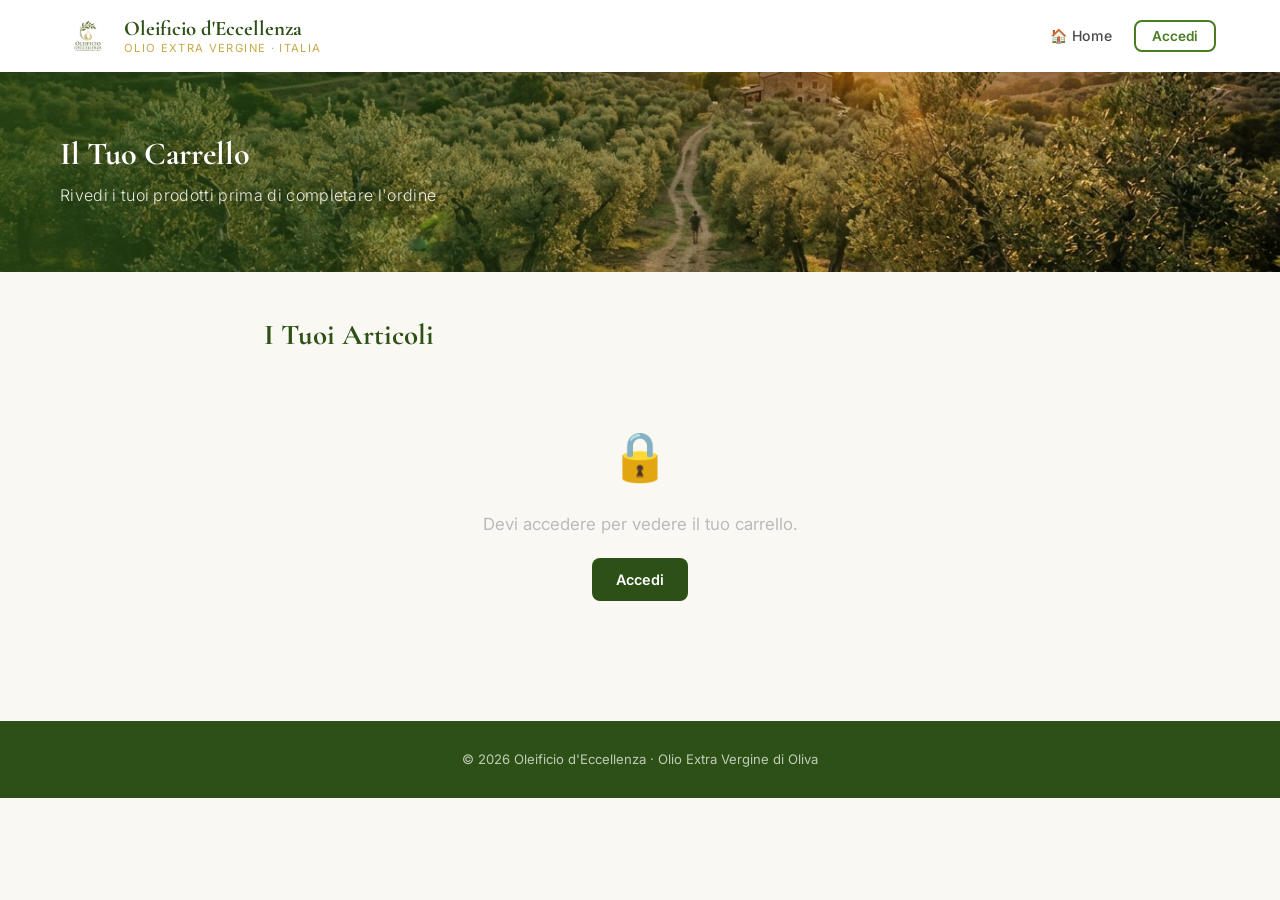
<file: frontend/cart.html>
<!DOCTYPE html>
<html lang="it">
<head>
    <meta charset="UTF-8">
    <meta name="viewport" content="width=device-width, initial-scale=1.0">
    <title>Il tuo carrello – Oleificio d'Eccellenza</title>
    <link rel="preconnect" href="https://fonts.googleapis.com">
    <link href="https://fonts.googleapis.com/css2?family=Cormorant+Garamond:wght@400;600;700&family=Inter:wght@300;400;500;600&display=swap" rel="stylesheet">
    <link rel="stylesheet" href="css/base.css">
    <link rel="stylesheet" href="css/cart.css">
</head>
<body>

    <!-- NAVBAR -->
    <nav class="navbar">
        <div class="navbar-inner">
            <a href="index.html" class="navbar-logo" id="nav-logo">
                <img src="images/logo.jpg" alt="Logo Oleificio d'Eccellenza">
                <div class="navbar-brand">
                    Oleificio d'Eccellenza
                    <span>Olio Extra Vergine · Italia</span>
                </div>
            </a>

            <button class="hamburger" id="hamburger-btn" aria-label="Menu" onclick="toggleMenu()">
                <span></span><span></span><span></span>
            </button>

            <ul class="nav-links" id="nav-links">
                <li><a href="index.html" id="nav-home">🏠 Home</a></li>
                <span id="nav-auth-slot" style="display:contents"></span>
            </ul>
        </div>
    </nav>

    <!-- HERO BANNER (ridotto) -->
    <div class="hero" style="height:200px;">
        <img src="images/banner.jpg" alt="Uliveto italiano al tramonto">
        <div class="hero-overlay">
            <div class="hero-text">
                <h1 style="font-size:2rem;">Il Tuo Carrello</h1>
                <p>Rivedi i tuoi prodotti prima di completare l'ordine</p>
            </div>
        </div>
    </div>

    <ul class="messages" id="flash-messages"></ul>

    <!-- CONTENT -->
    <div class="container" style="max-width:800px;">
        <div class="section-heading">
            <h2 style="font-family:'Cormorant Garamond', serif; font-size:1.8rem; font-weight:700; color:#2d5016;">I Tuoi Articoli</h2>
        </div>

        <div id="cart-content">
            <div class="empty-cart">
                <div class="emoji">🛒</div>
                <p>Caricamento carrello...</p>
            </div>
        </div>
    </div>

    <!-- FOOTER -->
    <footer class="site-footer">
        <p>© 2026 Oleificio d'Eccellenza · Olio Extra Vergine di Oliva</p>
    </footer>

    <script src="js/api.js"></script>
    <script src="js/nav.js"></script>
    <script src="js/cart.js"></script>
</body>
</html>
</file>
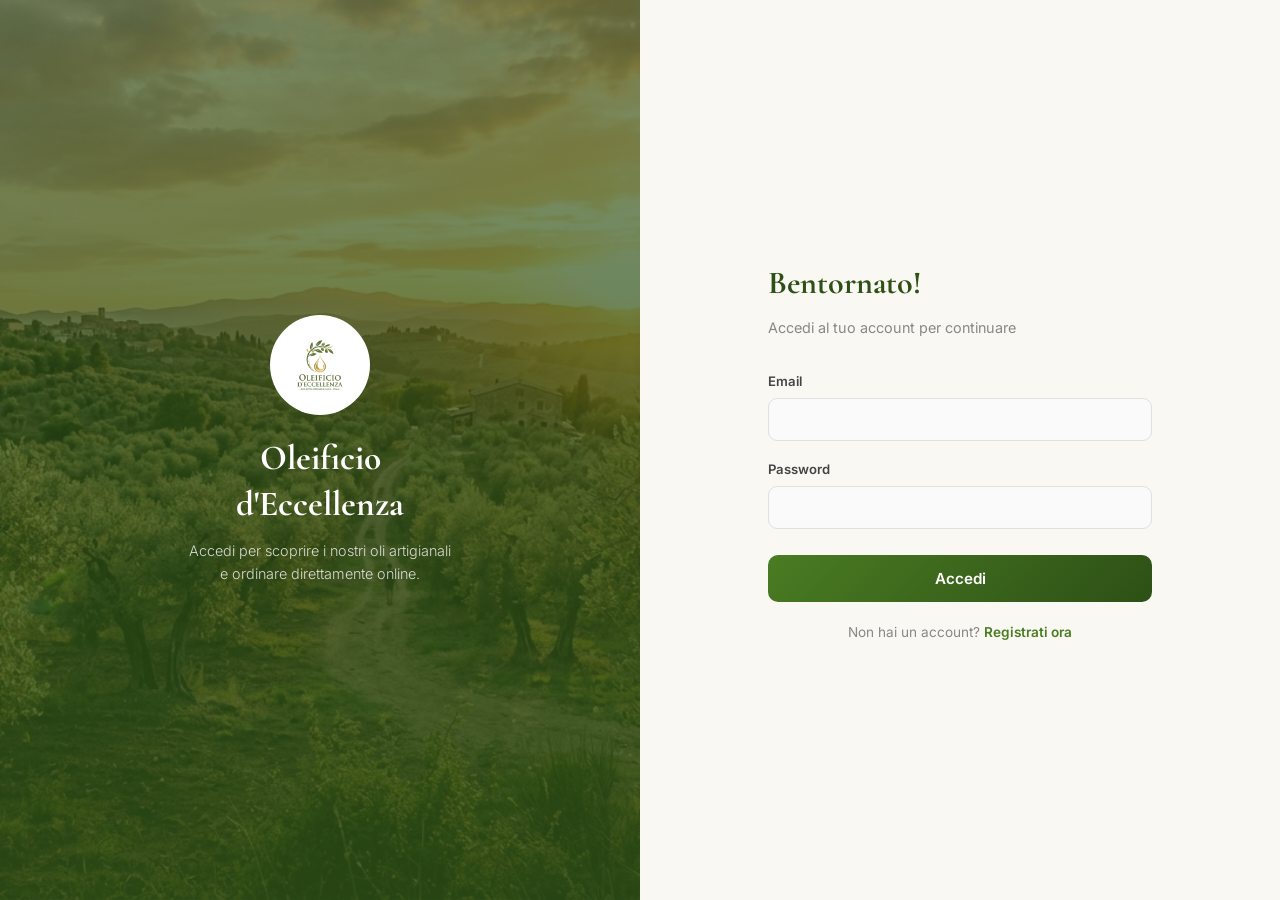
<file: frontend/login.html>
<!DOCTYPE html>
<html lang="it">
<head>
    <meta charset="UTF-8">
    <meta name="viewport" content="width=device-width, initial-scale=1.0">
    <title>Accedi – Oleificio d'Eccellenza</title>
    <link rel="preconnect" href="https://fonts.googleapis.com">
    <link href="https://fonts.googleapis.com/css2?family=Cormorant+Garamond:wght@400;600;700&family=Inter:wght@300;400;500;600&display=swap" rel="stylesheet">
    <link rel="stylesheet" href="css/base.css">
    <link rel="stylesheet" href="css/auth.css">
</head>
<body class="auth-body">

    <!-- LEFT: Banner image -->
    <div class="login-panel-img">
        <img src="images/banner.jpg" alt="Uliveto">
        <div class="login-panel-img-overlay">
            <img class="logo" src="images/logo.jpg" alt="Logo">
            <h1>Oleificio<br>d'Eccellenza</h1>
            <p>Accedi per scoprire i nostri oli artigianali<br>e ordinare direttamente online.</p>
        </div>
    </div>

    <!-- RIGHT: Login form -->
    <div class="login-panel-form">
        <h2>Bentornato!</h2>
        <p class="subtitle">Accedi al tuo account per continuare</p>

        <div class="form-alert" id="login-alert"></div>

        <form id="login-form">
            <div class="form-group">
                <label for="email">Email</label>
                <input type="email" id="email" name="email" autocomplete="username" required>
            </div>
            <div class="form-group">
                <label for="password">Password</label>
                <input type="password" id="password" name="password" autocomplete="current-password" required>
            </div>
            <button type="submit" class="btn-submit" id="btn-login-submit">Accedi</button>
        </form>

        <p class="register-link">
            Non hai un account? <a href="register.html">Registrati ora</a>
        </p>
    </div>

    <script src="js/api.js"></script>
    <script>
        const form = document.getElementById('login-form');
        const alertBox = document.getElementById('login-alert');
        const submitBtn = document.getElementById('btn-login-submit');

        function showAlert(message, type) {
            alertBox.textContent = message;
            alertBox.className = `form-alert show ${type}`;
        }

        form.addEventListener('submit', async (e) => {
            e.preventDefault();
            submitBtn.disabled = true;
            submitBtn.textContent = 'Accesso in corso...';

            const email = document.getElementById('email').value.trim();
            const password = document.getElementById('password').value;

            const body = new URLSearchParams();
            body.set('username', email);
            body.set('password', password);

            try {
                const response = await fetch('/auth/login', { method: 'POST', body });
                const data = await response.json().catch(() => null);
                if (!response.ok) {
                    throw new Error((data && data.detail) || 'Credenziali non valide');
                }
                Auth.setToken(data.access_token);
                localStorage.setItem('user_email', email);
                window.location.href = 'index.html';
            } catch (err) {
                showAlert(err.message, 'error');
                submitBtn.disabled = false;
                submitBtn.textContent = 'Accedi';
            }
        });
    </script>
</body>
</html>
</file>
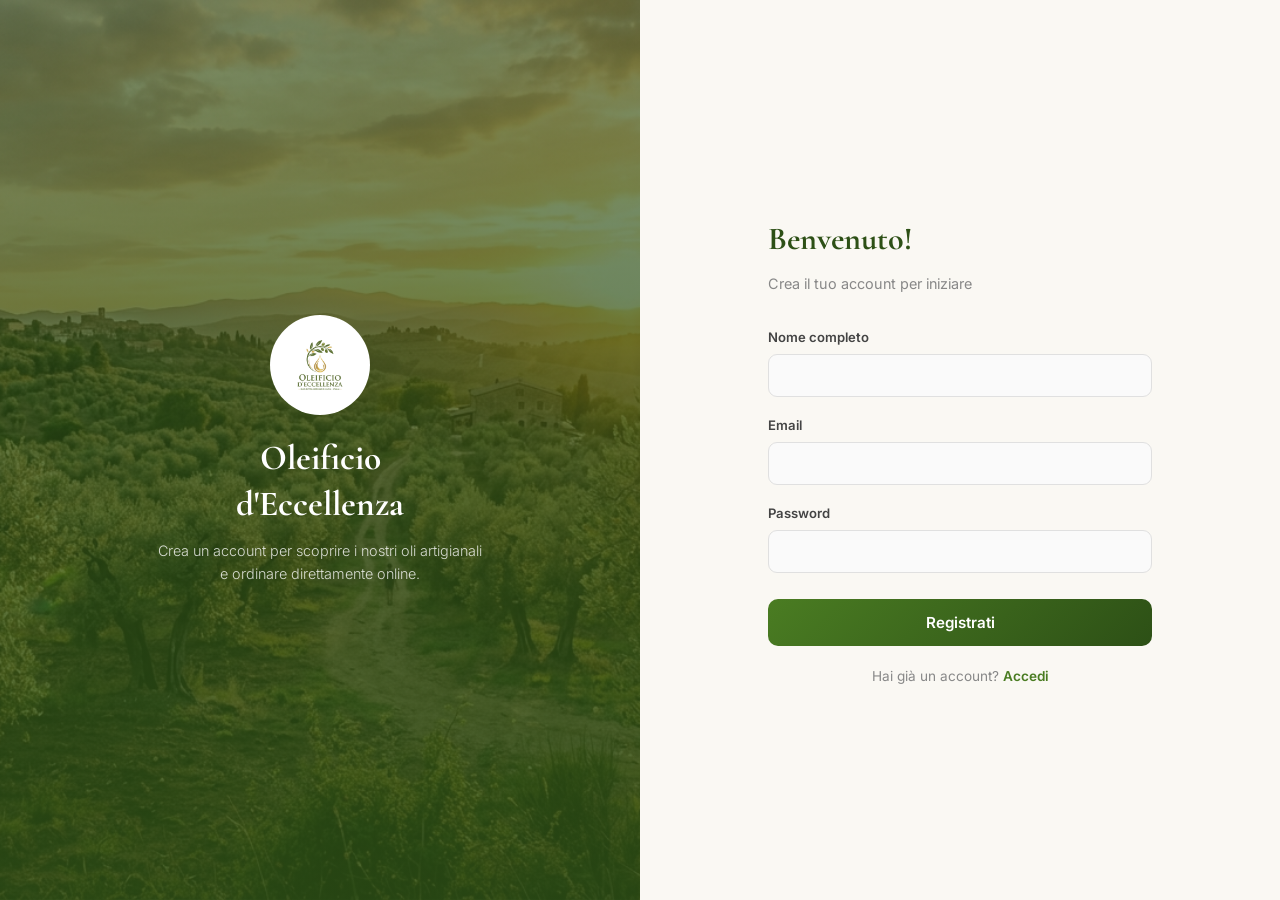
<file: frontend/register.html>
<!DOCTYPE html>
<html lang="it">
<head>
    <meta charset="UTF-8">
    <meta name="viewport" content="width=device-width, initial-scale=1.0">
    <title>Registrati – Oleificio d'Eccellenza</title>
    <link rel="preconnect" href="https://fonts.googleapis.com">
    <link href="https://fonts.googleapis.com/css2?family=Cormorant+Garamond:wght@400;600;700&family=Inter:wght@300;400;500;600&display=swap" rel="stylesheet">
    <link rel="stylesheet" href="css/base.css">
    <link rel="stylesheet" href="css/auth.css">
</head>
<body class="auth-body">

    <!-- LEFT: Banner image -->
    <div class="login-panel-img">
        <img src="images/banner.jpg" alt="Uliveto">
        <div class="login-panel-img-overlay">
            <img class="logo" src="images/logo.jpg" alt="Logo">
            <h1>Oleificio<br>d'Eccellenza</h1>
            <p>Crea un account per scoprire i nostri oli artigianali<br>e ordinare direttamente online.</p>
        </div>
    </div>

    <!-- RIGHT: Register form -->
    <div class="login-panel-form">
        <h2>Benvenuto!</h2>
        <p class="subtitle">Crea il tuo account per iniziare</p>

        <div class="form-alert" id="register-alert"></div>

        <form id="register-form">
            <div class="form-group">
                <label for="full_name">Nome completo</label>
                <input type="text" id="full_name" name="full_name" autocomplete="name">
            </div>
            <div class="form-group">
                <label for="email">Email</label>
                <input type="email" id="email" name="email" autocomplete="username" required>
            </div>
            <div class="form-group">
                <label for="password">Password</label>
                <input type="password" id="password" name="password" autocomplete="new-password" required>
            </div>
            <button type="submit" class="btn-submit" id="btn-register-submit">Registrati</button>
        </form>

        <p class="register-link">
            Hai già un account? <a href="login.html">Accedi</a>
        </p>
    </div>

    <script src="js/api.js"></script>
    <script>
        const form = document.getElementById('register-form');
        const alertBox = document.getElementById('register-alert');
        const submitBtn = document.getElementById('btn-register-submit');

        function showAlert(message, type) {
            alertBox.textContent = message;
            alertBox.className = `form-alert show ${type}`;
        }

        form.addEventListener('submit', async (e) => {
            e.preventDefault();
            submitBtn.disabled = true;
            submitBtn.textContent = 'Registrazione in corso...';

            const payload = {
                email: document.getElementById('email').value.trim(),
                password: document.getElementById('password').value,
                full_name: document.getElementById('full_name').value.trim() || null,
            };

            try {
                await apiJson('/auth/register', {
                    method: 'POST',
                    body: JSON.stringify(payload),
                });
                showAlert('Account creato con successo! Reindirizzamento al login...', 'success');
                setTimeout(() => { window.location.href = 'login.html'; }, 1200);
            } catch (err) {
                showAlert(err.message, 'error');
                submitBtn.disabled = false;
                submitBtn.textContent = 'Registrati';
            }
        });
    </script>
</body>
</html>
</file>
<file: frontend/css/base.css>
*, *::before, *::after { box-sizing: border-box; margin: 0; padding: 0; }

:root {
    --green-dark: #2d5016;
    --green-mid: #4a7c22;
    --green-light: #6da535;
    --gold: #c9a84c;
    --gold-light: #e8c96e;
    --cream: #faf8f3;
    --text-dark: #1a1a1a;
    --text-mid: #4a4a4a;
    --text-light: #888;
    --white: #ffffff;
    --shadow-sm: 0 2px 8px rgba(0,0,0,0.08);
    --shadow-md: 0 4px 20px rgba(0,0,0,0.12);
    --radius: 10px;
}

body {
    font-family: 'Inter', sans-serif;
    background-color: var(--cream);
    color: var(--text-dark);
    line-height: 1.6;
}

/* ── NAVBAR ── */
.navbar {
    background: rgba(255,255,255,0.97);
    backdrop-filter: blur(10px);
    box-shadow: var(--shadow-sm);
    position: sticky;
    top: 0;
    z-index: 100;
}

.navbar-inner {
    max-width: 1200px;
    margin: 0 auto;
    padding: 0 24px;
    display: flex;
    align-items: center;
    justify-content: space-between;
    height: 72px;
    gap: 16px;
}

.navbar-logo {
    display: flex;
    align-items: center;
    gap: 12px;
    text-decoration: none;
}

.navbar-logo img {
    height: 48px;
    width: auto;
    border-radius: 50%;
}

.navbar-brand {
    font-family: 'Cormorant Garamond', serif;
    font-size: 1.3rem;
    font-weight: 700;
    color: var(--green-dark);
    line-height: 1.2;
}

.navbar-brand span {
    display: block;
    font-size: 0.7rem;
    font-family: 'Inter', sans-serif;
    font-weight: 400;
    color: var(--gold);
    letter-spacing: 0.12em;
    text-transform: uppercase;
}

.nav-links {
    display: flex;
    align-items: center;
    gap: 8px;
    list-style: none;
}

.nav-links a {
    text-decoration: none;
    color: var(--text-mid);
    font-size: 0.88rem;
    font-weight: 500;
    padding: 8px 14px;
    border-radius: 8px;
    transition: all 0.2s;
}

.nav-links a:hover {
    background: var(--cream);
    color: var(--green-dark);
}

.btn-cart {
    display: flex;
    align-items: center;
    gap: 6px;
    background: var(--gold);
    color: var(--white) !important;
    padding: 8px 16px;
    border-radius: 8px;
    text-decoration: none;
    font-size: 0.85rem;
    font-weight: 600;
    transition: all 0.2s;
    position: relative;
}

.btn-cart:hover {
    background: var(--gold-light);
    color: var(--text-dark) !important;
    transform: translateY(-1px);
    box-shadow: 0 4px 12px rgba(201,168,76,0.4);
}

.btn-cart svg { width: 18px; height: 18px; }

.btn-login {
    background: transparent;
    border: 2px solid var(--green-mid);
    color: var(--green-mid) !important;
    padding: 6px 16px !important;
    border-radius: 8px !important;
    font-weight: 600 !important;
    font-size: 0.85rem !important;
    transition: all 0.2s !important;
}

.btn-login:hover {
    background: var(--green-mid) !important;
    color: white !important;
}

.btn-logout {
    background: transparent;
    border: none;
    color: var(--text-light);
    font-size: 0.8rem;
    cursor: pointer;
    padding: 4px 8px;
    border-radius: 6px;
    transition: all 0.2s;
    font-family: 'Inter', sans-serif;
}

.btn-logout:hover { color: #c0392b; background: #fdf0ee; }

.user-welcome {
    font-size: 0.8rem;
    color: var(--text-light);
    padding: 0 4px;
}

/* ── HAMBURGER ── */
.hamburger {
    display: none;
    flex-direction: column;
    gap: 5px;
    cursor: pointer;
    padding: 8px;
    border: none;
    background: none;
    border-radius: 6px;
}

.hamburger span {
    display: block;
    width: 24px;
    height: 2px;
    background: var(--green-dark);
    border-radius: 2px;
    transition: all 0.3s;
}

/* ── HERO BANNER ── */
.hero {
    position: relative;
    height: 360px;
    overflow: hidden;
}

.hero img {
    width: 100%;
    height: 100%;
    object-fit: cover;
    object-position: center 60%;
}

.hero-overlay {
    position: absolute;
    inset: 0;
    background: linear-gradient(to right, rgba(45,80,22,0.75) 0%, rgba(45,80,22,0.2) 60%, transparent 100%);
    display: flex;
    align-items: center;
    padding: 0 60px;
}

.hero-text h1 {
    font-family: 'Cormorant Garamond', serif;
    font-size: clamp(2rem, 5vw, 3.2rem);
    font-weight: 700;
    color: white;
    line-height: 1.2;
    text-shadow: 0 2px 10px rgba(0,0,0,0.3);
}

.hero-text p {
    color: rgba(255,255,255,0.88);
    font-size: 1rem;
    margin-top: 10px;
    font-weight: 300;
    letter-spacing: 0.02em;
}

.hero-badge {
    display: inline-block;
    margin-top: 16px;
    background: var(--gold);
    color: white;
    font-size: 0.75rem;
    font-weight: 600;
    letter-spacing: 0.1em;
    text-transform: uppercase;
    padding: 6px 16px;
    border-radius: 20px;
}

/* ── MAIN CONTENT ── */
.container {
    max-width: 1200px;
    margin: 40px auto;
    padding: 0 24px;
}

/* ── FOOTER ── */
.site-footer {
    background: var(--green-dark);
    color: rgba(255,255,255,0.7);
    text-align: center;
    padding: 28px 24px;
    font-size: 0.82rem;
    margin-top: 60px;
}

.site-footer a { color: var(--gold-light); text-decoration: none; }

/* ── MESSAGES ── */
.messages {
    max-width: 1200px;
    margin: 16px auto 0;
    padding: 0 24px;
    list-style: none;
}

.messages li {
    padding: 12px 16px;
    border-radius: var(--radius);
    margin-bottom: 8px;
    font-size: 0.9rem;
    font-weight: 500;
}

.messages .success { background: #e8f5e9; color: #2e7d32; border-left: 4px solid #4caf50; }
.messages .error   { background: #ffebee; color: #c62828; border-left: 4px solid #ef5350; }
.messages .warning { background: #fff8e1; color: #e65100; border-left: 4px solid #ffa726; }
.messages .info    { background: #e3f2fd; color: #1565c0; border-left: 4px solid #42a5f5; }

/* ── RESPONSIVE ── */
@media (max-width: 768px) {
    .navbar-brand { display: none; }

    .nav-links {
        display: none;
        flex-direction: column;
        align-items: stretch;
        position: absolute;
        top: 72px;
        left: 0;
        right: 0;
        background: white;
        padding: 12px 16px 20px;
        box-shadow: var(--shadow-md);
        gap: 4px;
    }

    .nav-links.open { display: flex; }
    .nav-links a { padding: 12px 16px; border-radius: 8px; font-size: 1rem; }

    .hamburger { display: flex; }

    .hero { height: 240px; }
    .hero-overlay { padding: 0 24px; }

    .container { margin: 24px auto; }
}

@media (max-width: 480px) {
    .hero { height: 200px; }
    .hero-text h1 { font-size: 1.6rem; }
}
</file>
<file: frontend/css/cart.css>
.cart-list {
    background: white;
    border-radius: 14px;
    box-shadow: 0 2px 12px rgba(0,0,0,0.07);
    overflow: hidden;
    margin-bottom: 28px;
}

.cart-item {
    display: flex;
    align-items: center;
    gap: 18px;
    padding: 18px 24px;
    border-bottom: 1px solid #f0f0f0;
}

.cart-item:last-child { border-bottom: none; }

.cart-item-icon {
    width: 56px;
    height: 56px;
    border-radius: 10px;
    background: linear-gradient(135deg, #e8f5e9 0%, #c8e6c9 100%);
    display: flex;
    align-items: center;
    justify-content: center;
    font-size: 1.8rem;
    flex-shrink: 0;
}

.cart-item-info { flex: 1; min-width: 0; }

.cart-item-info h4 {
    font-family: 'Cormorant Garamond', serif;
    font-size: 1.15rem;
    font-weight: 700;
    color: #2d5016;
    margin-bottom: 4px;
}

.cart-item-info p {
    font-size: 0.82rem;
    color: #888;
}

.cart-item-qty {
    background: #f5f5f5;
    color: #444;
    font-size: 0.82rem;
    font-weight: 600;
    padding: 4px 12px;
    border-radius: 20px;
    flex-shrink: 0;
}

.cart-item-price {
    font-size: 1.1rem;
    font-weight: 700;
    color: #2d5016;
    flex-shrink: 0;
    min-width: 80px;
    text-align: right;
}

.cart-summary {
    background: white;
    border-radius: 14px;
    box-shadow: 0 2px 12px rgba(0,0,0,0.07);
    padding: 24px;
}

.cart-summary-row {
    display: flex;
    justify-content: space-between;
    font-size: 0.95rem;
    color: #555;
    padding: 8px 0;
}

.cart-summary-row.total {
    border-top: 1.5px solid #f0f0f0;
    margin-top: 8px;
    padding-top: 16px;
    font-size: 1.3rem;
    font-weight: 700;
    color: #2d5016;
}

.btn-checkout {
    width: 100%;
    background: linear-gradient(135deg, #4a7c22, #2d5016);
    color: white;
    border: none;
    border-radius: 10px;
    padding: 15px;
    font-size: 0.95rem;
    font-weight: 600;
    cursor: pointer;
    font-family: 'Inter', sans-serif;
    margin-top: 18px;
    transition: opacity 0.2s, transform 0.15s;
}

.btn-checkout:hover { opacity: 0.92; transform: translateY(-1px); }
.btn-checkout:disabled { opacity: 0.5; cursor: not-allowed; transform: none; }

.empty-cart {
    text-align: center;
    padding: 60px 20px;
    color: #bbb;
}

.empty-cart .emoji { font-size: 3rem; margin-bottom: 16px; }
.empty-cart p { font-size: 1.05rem; margin-bottom: 20px; }

.empty-cart a {
    display: inline-block;
    background: #2d5016;
    color: white;
    text-decoration: none;
    padding: 10px 24px;
    border-radius: 8px;
    font-weight: 600;
    font-size: 0.9rem;
}
</file>
<file: frontend/css/auth.css>
body.auth-body {
    min-height: 100vh;
    display: grid;
    grid-template-columns: 1fr 1fr;
    background: #faf8f3;
}

/* Left panel – image */
.login-panel-img {
    position: relative;
    overflow: hidden;
}

.login-panel-img img {
    width: 100%;
    height: 100%;
    object-fit: cover;
    object-position: center;
}

.login-panel-img-overlay {
    position: absolute;
    inset: 0;
    background: linear-gradient(to bottom, rgba(45,80,22,0.6), rgba(45,80,22,0.85));
    display: flex;
    flex-direction: column;
    align-items: center;
    justify-content: center;
    padding: 40px;
    text-align: center;
}

.login-panel-img-overlay img.logo {
    width: 100px;
    height: 100px;
    object-fit: contain;
    border-radius: 50%;
    background: white;
    padding: 10px;
    margin-bottom: 20px;
}

.login-panel-img-overlay h1 {
    font-family: 'Cormorant Garamond', serif;
    font-size: 2.2rem;
    color: white;
    font-weight: 700;
    line-height: 1.3;
}

.login-panel-img-overlay p {
    color: rgba(255,255,255,0.8);
    font-size: 0.9rem;
    margin-top: 12px;
    font-weight: 300;
}

/* Right panel – form */
.login-panel-form {
    display: flex;
    flex-direction: column;
    justify-content: center;
    padding: 60px 48px;
    max-width: 480px;
    margin: 0 auto;
    width: 100%;
}

.login-panel-form h2 {
    font-family: 'Cormorant Garamond', serif;
    font-size: 2rem;
    font-weight: 700;
    color: #2d5016;
    margin-bottom: 8px;
}

.login-panel-form .subtitle {
    color: #888;
    font-size: 0.9rem;
    margin-bottom: 32px;
}

/* Form fields */
.form-group { margin-bottom: 18px; }

.form-group label {
    display: block;
    font-size: 0.82rem;
    font-weight: 600;
    color: #444;
    margin-bottom: 6px;
}

.form-group input {
    width: 100%;
    padding: 12px 14px;
    border: 1.5px solid #e0e0e0;
    border-radius: 9px;
    font-size: 0.9rem;
    font-family: 'Inter', sans-serif;
    color: #1a1a1a;
    background: #fafafa;
    outline: none;
    transition: border-color 0.2s;
}

.form-group input:focus { border-color: #4a7c22; background: white; }

.errorlist {
    list-style: none;
    color: #c62828;
    font-size: 0.8rem;
    margin-top: 4px;
}

.btn-submit {
    width: 100%;
    background: linear-gradient(135deg, #4a7c22, #2d5016);
    color: white;
    border: none;
    border-radius: 10px;
    padding: 14px;
    font-size: 0.95rem;
    font-weight: 600;
    cursor: pointer;
    font-family: 'Inter', sans-serif;
    margin-top: 8px;
    transition: opacity 0.2s, transform 0.15s;
}

.btn-submit:hover { opacity: 0.92; transform: translateY(-1px); }
.btn-submit:disabled { opacity: 0.6; cursor: not-allowed; }

.register-link {
    text-align: center;
    margin-top: 20px;
    font-size: 0.85rem;
    color: #888;
}

.register-link a { color: #4a7c22; font-weight: 600; text-decoration: none; }

.form-alert {
    padding: 12px 14px;
    border-radius: 9px;
    font-size: 0.85rem;
    font-weight: 500;
    margin-bottom: 18px;
    display: none;
}

.form-alert.show { display: block; }
.form-alert.error { background: #ffebee; color: #c62828; border-left: 4px solid #ef5350; }
.form-alert.success { background: #e8f5e9; color: #2e7d32; border-left: 4px solid #4caf50; }

/* Responsive */
@media (max-width: 768px) {
    body.auth-body { grid-template-columns: 1fr; }
    .login-panel-img { display: none; }
    .login-panel-form { padding: 40px 24px; max-width: 100%; }
}
</file>
